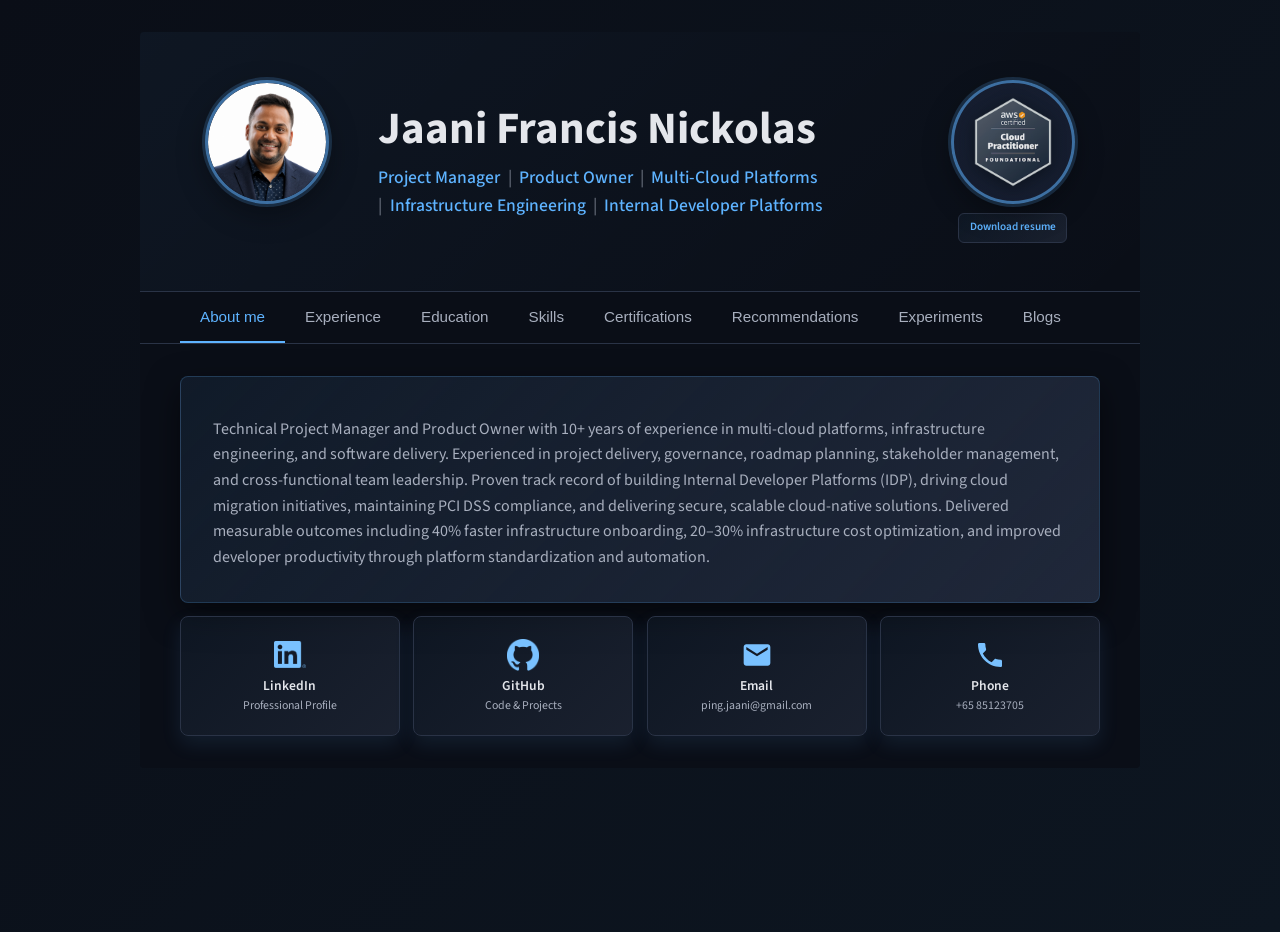
<file: index.html>
<!doctype html>
<html lang="en">
  <head>
    <meta charset="UTF-8" />
    <meta name="viewport" content="width=device-width, initial-scale=1.0" />
    <title>Interactive Resume Template</title>
    <meta name="description" content="Reusable interactive resume template powered by a single JSON file." />
    <link rel="preconnect" href="https://fonts.googleapis.com" />
    <link rel="preconnect" href="https://fonts.gstatic.com" crossorigin />
    <link
      href="https://fonts.googleapis.com/css2?family=Source+Sans+3:wght@400;600;700&family=Libre+Baskerville:wght@700&display=swap"
      rel="stylesheet"
    />
    <link rel="stylesheet" href="assets/css/style.css" />
  </head>
  <body>
    <main class="page" id="app">
      <p class="loading">Loading resume...</p>
    </main>

    <script type="module" src="assets/js/main.js"></script>
  </body>
</html>
</file>
<file: assets/css/style.css>
:root {
  --bg: #0a0e17;
  --bg-secondary: #161d2f;
  --bg-tertiary: #20283a;
  --bg-hover: #252f3d;
  --ink: #e4e6eb;
  --muted: #a8afbe;
  --accent: #5eb3ff;
  --accent-dim: #3a7dd4;
  --accent-strong: #7ecbff;
  --border: #2a3346;
  --shadow-sm: 0 2px 8px rgba(0, 0, 0, 0.4);
  --shadow-md: 0 8px 20px rgba(94, 179, 255, 0.1);
  --shadow-lg: 0 12px 32px rgba(0, 0, 0, 0.5);
  --shadow-hover: 0 16px 40px rgba(94, 179, 255, 0.15);
  --gradient-accent: linear-gradient(135deg, #5eb3ff 0%, #7ecbff 100%);
  --transition: all 0.3s cubic-bezier(0.4, 0, 0.2, 1);
}

* {
  box-sizing: border-box;
}

html, body {
  margin: 0;
  padding: 0;
  min-height: 100vh;
}

body {
  font-family: "Source Sans 3", -apple-system, BlinkMacSystemFont, "Segoe UI", Roboto, sans-serif;
  color: var(--ink);
  background: linear-gradient(135deg, var(--bg) 0%, #0d1621 100%);
  line-height: 1.5;
  scroll-behavior: smooth;
}

body::-webkit-scrollbar {
  width: 10px;
}

body::-webkit-scrollbar-track {
  background: var(--bg);
}

body::-webkit-scrollbar-thumb {
  background: linear-gradient(180deg, var(--accent) 0%, var(--accent-dim) 100%);
  border-radius: 5px;
}

body::-webkit-scrollbar-thumb:hover {
  background: linear-gradient(180deg, var(--accent-strong) 0%, var(--accent) 100%);
}

.page {
  width: min(1000px, 95vw);
  margin: 2rem auto 3rem;
}

.loading {
  margin: 0;
  color: var(--muted);
  text-align: center;
  padding: 2rem;
}

.resume-app {
  background: var(--bg);
  border-radius: 4px;
  box-shadow: var(--shadow);
  overflow: hidden;
}

.hero {
  padding: 3rem 2.5rem;
  border-bottom: 1px solid var(--border);
  background: linear-gradient(135deg, rgba(94, 179, 255, 0.05) 0%, transparent 100%);
}

.hero-top {
  display: grid;
  grid-template-columns: minmax(0, 1fr) minmax(0, 3fr) minmax(0, 1fr);
  align-items: center;
  gap: 1.5rem;
}

.hero-identity {
  display: flex;
  flex-direction: column;
  justify-content: center;
  min-height: 88px;
}

.hero h1 {
  margin: 0;
  font-size: clamp(1.8rem, 5vw, 2.8rem);
  font-weight: 700;
  line-height: 1.2;
  color: var(--ink);
}

.hero-role {
  display: flex;
  flex-wrap: wrap;
  align-items: center;
  gap: 0.1rem 0.45rem;
  margin: 0.5rem 0 0;
  font-size: 1.1rem;
  font-weight: 500;
  color: var(--accent);
}

.hero-role-group {
  display: inline-flex;
  gap: 0.45rem;
  white-space: nowrap;
}

.hero-role-separator {
  color: rgba(168, 175, 190, 0.55);
}

.hero-photo {
  display: block;
  width: 100%;
  height: 100%;
  object-fit: cover;
  border-radius: 50%;
}

.hero-photo-frame,
.hero-badge-carousel {
  position: relative;
  width: min(124px, 100%);
  aspect-ratio: 1;
  overflow: hidden;
  border: 3px solid rgba(94, 179, 255, 0.55);
  border-radius: 50%;
  background: var(--bg-secondary);
  box-shadow: 0 0 0 3px rgba(94, 179, 255, 0.18), 0 10px 28px rgba(0, 0, 0, 0.35);
}

.hero-badge-carousel {
  background: radial-gradient(circle, rgba(94, 179, 255, 0.09), var(--bg-secondary) 72%);
}

.hero-profile-slide {
  position: absolute;
  inset: 0;
  display: grid;
  place-items: center;
  opacity: 0;
  pointer-events: none;
}

.hero-profile-slide.active {
  opacity: 1;
  pointer-events: auto;
}

.hero-carousel-spinner {
  position: relative;
  width: 76%;
  height: 76%;
  transform-style: preserve-3d;
}

.hero-profile-slide.active .hero-carousel-spinner {
  animation: hero-badge-spin 1.5s linear forwards;
}

.hero-carousel-badge {
  position: absolute;
  inset: 0;
  width: 100%;
  height: 100%;
  object-fit: contain;
  opacity: 0.94;
  filter: drop-shadow(0 3px 8px rgba(0, 0, 0, 0.38));
  backface-visibility: hidden;
  -webkit-backface-visibility: hidden;
}

.hero-carousel-badge-back {
  transform: rotateY(180deg);
}

@keyframes hero-badge-spin {
  from { transform: rotateY(0deg); }
  to { transform: rotateY(180deg); }
}

@media (prefers-reduced-motion: reduce) {
  .hero-profile-slide.active .hero-carousel-spinner {
    animation: none;
  }
}

.hero-media {
  display: flex;
  flex-direction: column;
  align-items: center;
  gap: 0.75rem;
  align-self: start;
  width: 100%;
}

.hero-badge-media {
  display: flex;
  flex-direction: column;
  align-items: center;
  justify-content: center;
  gap: 0.55rem;
  width: 100%;
  align-self: start;
  perspective: 700px;
}

.hero-certifications {
  margin-top: 1.25rem;
}

.hero-badge-list {
  display: flex;
  flex-wrap: wrap;
  align-items: center;
  gap: 0.8rem;
}

.hero-badge {
  display: grid;
  width: 81px;
  height: 81px;
  place-items: center;
  perspective: 700px;
}

.certification-badge-placeholder,
.certification-badge-image {
  width: 81px;
  height: 81px;
  border-radius: 50%;
  position: absolute;
  inset: 0;
  backface-visibility: hidden;
  -webkit-backface-visibility: hidden;
}

.certification-badge-spinner {
  position: relative;
  display: block;
  width: 81px;
  height: 81px;
  transform-style: preserve-3d;
}

.hero-badge:hover .certification-badge-spinner,
.cert-badge-visual:hover .certification-badge-spinner {
  animation: badge-rotate 1.2s cubic-bezier(0.4, 0, 0.2, 1);
}

.certification-badge-back {
  transform: rotateY(180deg);
}

.certification-badge-placeholder {
  display: grid;
  place-items: center;
  border: 1px dashed rgba(126, 203, 255, 0.45);
  background: rgba(94, 179, 255, 0.04);
  color: rgba(126, 203, 255, 0.68);
  font-size: 0.7rem;
}

.certification-badge-image {
  object-fit: contain;
}

@keyframes badge-rotate {
  from { transform: rotateY(0deg); }
  to { transform: rotateY(360deg); }
}

@media (prefers-reduced-motion: reduce) {
  .hero-badge:hover .certification-badge-spinner,
  .cert-badge-visual:hover .certification-badge-spinner {
    animation: none;
  }
}

.pdf-download-btn {
  display: flex;
  align-items: center;
  justify-content: center;
  width: 100%;
  min-height: 38px;
  padding: 0.5rem 0.7rem;
  border: 1px solid var(--accent);
  border-radius: 6px;
  background: rgba(94, 179, 255, 0.1);
  color: var(--accent);
  text-decoration: none;
  font-size: 0.78rem;
  font-weight: 600;
  text-align: center;
  transition: var(--transition);
}

.pdf-download-btn:hover {
  background: var(--accent);
  color: var(--bg);
  text-decoration: none;
  box-shadow: 0 4px 12px rgba(94, 179, 255, 0.3);
  transform: translateY(-1px);
}

.hero-badge-media .pdf-download-btn {
  width: auto;
  min-height: 30px;
  padding: 0.35rem 0.65rem;
  border: 1px solid var(--border);
  border-radius: 6px;
  background: linear-gradient(135deg, rgba(94, 179, 255, 0.05) 0%, rgba(42, 51, 70, 0.5) 100%);
  color: var(--accent);
  font-size: 0.7rem;
  font-weight: 600;
}

.hero-badge-media .pdf-download-btn:hover {
  border-color: var(--accent);
  background: linear-gradient(135deg, rgba(94, 179, 255, 0.12) 0%, rgba(42, 51, 70, 0.72) 100%);
  color: var(--accent);
  box-shadow: 0 4px 12px rgba(94, 179, 255, 0.12);
  transform: translateY(-1px);
}

.kicker {
  display: none;
}

.qr-link {
  display: none;
}

.featured-strip {
  display: none;
}

.tab-nav {
  display: flex;
  gap: 0;
  overflow-x: auto;
  overflow-y: hidden;
  border-bottom: 1px solid var(--border);
  background: var(--bg);
  margin: 0;
  padding: 0 2.5rem;
  scrollbar-width: thin;
  scrollbar-color: var(--border) transparent;
}

.tab-nav::-webkit-scrollbar {
  height: 6px;
}

.tab-nav::-webkit-scrollbar-track {
  background: transparent;
}

.tab-nav::-webkit-scrollbar-thumb {
  background: var(--border);
  border-radius: 3px;
}

.tab-nav::-webkit-scrollbar-thumb:hover {
  background: var(--muted);
}

.tab-btn {
  border: none;
  background: transparent;
  color: var(--muted);
  font-size: 0.95rem;
  font-weight: 500;
  padding: 1rem 1.25rem;
  cursor: pointer;
  border-bottom: 3px solid transparent;
  margin-bottom: -1px;
  white-space: nowrap;
  transition: all 0.2s ease;
}

.tab-btn:hover {
  color: var(--ink);
  background: transparent;
}

.tab-btn.active {
  color: var(--accent);
  border-bottom-color: var(--accent);
  background: transparent;
}

.tab-content {
  padding: 2rem 2.5rem;
}

.tab-panel {
  display: none;
}

.tab-panel.active {
  display: block;
  animation: fadeIn 0.15s ease;
}

@keyframes fadeIn {
  from { opacity: 0.8; }
  to { opacity: 1; }
}

.panel-grid {
  display: grid;
  gap: 1.5rem;
}

.panel-grid.one-col {
  grid-template-columns: 1fr;
}

.panel-grid.two-col {
  grid-template-columns: repeat(2, minmax(0, 1fr));
}

.about-contact-grid {
  display: grid;
  margin-top: 0.8rem;
  grid-template-columns: repeat(4, minmax(0, 1fr));
  gap: 0.85rem;
}

.about-contact-grid .contact-card {
  min-height: 120px;
  padding: 0.85rem 0.7rem;
}

.about-contact-grid .contact-icon {
  font-size: 1.3rem;
  margin-bottom: 0.3rem;
}

.about-contact-grid .contact-card h4 {
  margin: 0 0 0.2rem;
  font-size: 0.85rem;
}

.about-contact-grid .contact-card p {
  margin: 0;
  font-size: 0.74rem;
  line-height: 1.2;
}

.card {
  border: 1px solid var(--border);
  border-radius: 8px;
  background: linear-gradient(135deg, var(--bg-secondary) 0%, var(--bg-tertiary) 100%);
  padding: 2rem;
  box-shadow: var(--shadow-md);
  transition: var(--transition);
  position: relative;
  overflow: hidden;
}

.card::before {
  content: "";
  position: absolute;
  top: 0;
  left: 0;
  right: 0;
  height: 1px;
  background: linear-gradient(90deg, transparent, var(--accent), transparent);
  opacity: 0;
  transition: opacity 0.3s ease;
}

.card:hover {
  box-shadow: var(--shadow-hover);
  transform: translateY(-2px);
  border-color: var(--accent);
}

.card:hover::before {
  opacity: 1;
}

.card h3 {
  margin: 0 0 0.5rem;
  font-size: 1.1rem;
  font-weight: 700;
  color: var(--ink);
}

.card h4 {
  margin: 0.75rem 0 0.25rem;
  font-size: 0.95rem;
  font-weight: 600;
  color: var(--ink);
}

.card p {
  margin: 0.5rem 0 0;
  color: var(--muted);
  line-height: 1.6;
}

.card p strong {
  color: var(--ink);
  font-weight: 600;
}

.card a {
  color: var(--accent);
  text-decoration: none;
}

.card a:hover {
  text-decoration: underline;
}

.profile-card {
  background: linear-gradient(135deg, rgba(94, 179, 255, 0.08) 0%, var(--bg-tertiary) 100%);
  border: 1px solid rgba(94, 179, 255, 0.2);
  grid-column: span 1;
  box-shadow: var(--shadow-lg);
}

.profile-card:hover {
  box-shadow: var(--shadow-hover);
}

.about-summary {
  margin: 0;
  font-size: 1rem;
  line-height: 1.75;
}

.profile-head {
  display: grid;
  grid-template-columns: 100px 1fr;
  gap: 1.5rem;
  align-items: start;
}

.profile-info h2 {
  margin: 0 0 0.25rem;
  font-size: 1.5rem;
  color: var(--ink);
}

.profile-info .role {
  margin: 0;
  font-size: 1rem;
  color: var(--accent);
  font-weight: 600;
}

.profile-info .location {
  margin: 0.5rem 0 0;
  font-size: 0.9rem;
  color: var(--muted);
}

.profile-info .summary {
  margin: 1rem 0 0;
  line-height: 1.7;
  color: var(--ink);
}

.contact-quick {
  display: flex;
  flex-direction: column;
  gap: 0.5rem;
  margin-top: 1.5rem;
  padding-top: 1.5rem;
  border-top: 1px solid var(--border);
}

.contact-quick a {
  font-size: 0.85rem;
  color: var(--accent);
  text-decoration: none;
  transition: opacity 0.2s ease;
}

.contact-quick a:hover {
  opacity: 0.7;
}

.profile-photo,
.profile-fallback {
  width: 100px;
  height: 100px;
  border-radius: 4px;
  border: 1px solid var(--border);
  display: flex;
  align-items: center;
  justify-content: center;
  font-weight: 700;
  font-size: 2.2rem;
  background: var(--bg-secondary);
  color: var(--accent);
  flex-shrink: 0;
}

.profile-photo {
  object-fit: cover;
}

.company-name {
  font-size: 1.2rem;
  font-weight: 700;
  margin-bottom: 1.5rem;
  color: var(--ink);
  border-bottom: 2px solid var(--accent);
  padding-bottom: 0.75rem;
}

.timeline {
  position: relative;
  padding-left: 1.5rem;
}

.timeline::before {
  content: "";
  position: absolute;
  left: 0;
  top: 0;
  bottom: 0;
  width: 1px;
  background: var(--border);
}

.timeline-item {
  position: relative;
  margin-bottom: 1.75rem;
  padding-left: 1.75rem;
}

.timeline-item.last {
  margin-bottom: 0;
}

.timeline-marker {
  position: absolute;
  left: -9px;
  top: 5px;
  width: 16px;
  height: 16px;
  background: var(--accent);
  border-radius: 50%;
  border: 3px solid var(--bg);
}

.timeline-content h4 {
  margin-top: 0;
  color: var(--ink);
}

.timeline-meta {
  margin: 0.25rem 0;
  font-size: 0.9rem;
  color: var(--muted);
}

.timeline-date {
  display: inline-block;
  margin-top: 0.5rem;
  font-size: 0.85rem;
  color: var(--muted);
  background: var(--bg-secondary);
  padding: 0.25rem 0.5rem;
  border-radius: 2px;
}

.cert-card {
  display: grid;
  grid-template-columns: auto 1fr;
  gap: 1rem;
  align-items: center;
}

.cert-badge-visual {
  display: grid;
  width: 81px;
  height: 81px;
  place-items: center;
  perspective: 700px;
}

.cert-card p {
  margin: 0;
}

.cert-info {
  display: flex;
  align-items: center;
  gap: 0.75rem;
}

.cert-info > p {
  min-width: 0;
}

.cert-title-link {
  color: inherit;
  text-decoration: none;
}

.cert-title-link:hover,
.cert-title-link:focus-visible {
  color: var(--accent);
  text-decoration: none;
}

.cert-actions {
  display: flex;
  flex-wrap: wrap;
  justify-content: flex-end;
  gap: 0.5rem;
  margin-left: auto;
}

.company-card {
  position: relative;
}

.company-roles {
  display: flex;
  flex-direction: column;
  gap: 0;
}

.role-item {
  border-top: 1px solid var(--border);
}

.role-item:first-child {
  border-top: 0;
}

.role-header {
  width: 100%;
  border: none;
  background: transparent;
  padding: 1.25rem 0;
  cursor: pointer;
  display: flex;
  align-items: center;
  justify-content: space-between;
  gap: 1rem;
  transition: all 0.3s ease;
  border-radius: 6px;
}

.role-header:hover {
  background: linear-gradient(90deg, rgba(94, 179, 255, 0.05) 0%, transparent 100%);
  padding-left: 0.75rem;
  padding-right: 0.75rem;
  border-left: 3px solid var(--accent);
}

.role-header:hover {
  opacity: 0.7;
}

.role-title {
  text-align: left;
  flex: 1;
}

.role-title h4 {
  margin: 0 0 0.25rem;
  color: var(--ink);
  font-size: 0.95rem;
}

.role-meta {
  display: block;
  font-size: 0.85rem;
  color: var(--muted);
  margin: 0;
}

.role-date {
  flex-shrink: 0;
  font-size: 0.8rem;
  color: var(--accent);
  font-weight: 600;
}

.skill-columns {
  display: grid;
  grid-template-columns: repeat(2, minmax(0, 1fr));
  gap: 0 1.5rem;
}

.skill-columns-3 {
  grid-template-columns: repeat(3, minmax(0, 1fr));
}

.skill-list {
  margin-top: 0.75rem;
}

.education-entry {
  width: 100%;
  padding: 1.25rem 0;
  display: flex;
  align-items: center;
  justify-content: space-between;
  gap: 1rem;
}

.expand-icon {
  flex-shrink: 0;
  color: var(--accent);
  font-size: 0.8rem;
  transition: transform 0.2s ease;
}

.role-header.open .expand-icon {
  transform: rotate(180deg);
}

.role-content {
  padding: 0 0 1rem 0;
  overflow: hidden;
  animation: slideDown 0.3s ease forwards;
}

.role-content[hidden] {
  display: none;
}

@keyframes slideDown {
  from {
    opacity: 0;
    max-height: 0;
  }
  to {
    opacity: 1;
    max-height: 500px;
  }
}

.experiment-card {
  position: relative;
}

.experiment-sections {
  display: grid;
  grid-template-columns: repeat(2, minmax(0, 1fr));
  gap: 2rem;
}

.tech-section {
  display: flex;
  flex-direction: column;
  padding: 1.5rem;
  background: linear-gradient(135deg, rgba(94, 179, 255, 0.08) 0%, rgba(94, 179, 255, 0.02) 100%);
  border-radius: 6px;
  border-left: 4px solid var(--accent);
  border: 1px solid rgba(94, 179, 255, 0.15);
  border-left: 4px solid var(--accent);
  transition: var(--transition);
}

.tech-section:hover {
  background: linear-gradient(135deg, rgba(94, 179, 255, 0.12) 0%, rgba(94, 179, 255, 0.05) 100%);
  box-shadow: 0 4px 12px rgba(94, 179, 255, 0.1);
}

.tech-section h4 {
  margin-top: 0;
  margin-bottom: 0.75rem;
  color: var(--accent);
  font-size: 1rem;
}

.tech-stack {
  margin: 0 0 1rem;
  font-size: 0.9rem;
  color: var(--accent);
  font-weight: 500;
}

.links-group {
  display: flex;
  flex-wrap: wrap;
  gap: 0.5rem;
  margin-top: auto;
  padding-top: 1rem;
}

.recommendation-card {
  position: relative;
  border-left: 4px solid var(--accent);
  background: linear-gradient(135deg, rgba(94, 179, 255, 0.05) 0%, var(--bg-tertiary) 100%);
  transition: var(--transition);
}

.recommendation-card:hover {
  background: linear-gradient(135deg, rgba(94, 179, 255, 0.1) 0%, rgba(94, 179, 255, 0.03) 100%);
  border-left-color: var(--accent-strong);
}

.recommendation-widget-card {
  min-height: 320px;
}

.recommendations-widget-shell {
  margin-top: 1rem;
  min-height: 220px;
  border: 1px solid var(--border);
  border-radius: 8px;
  background: rgba(94, 179, 255, 0.03);
  padding: 1rem;
  overflow: hidden;
}

.recommendation-header {
  display: flex;
  justify-content: space-between;
  align-items: start;
  margin-bottom: 1rem;
  gap: 1rem;
}

.recommendation-header h4 {
  margin: 0 0 0.25rem;
  color: var(--ink);
}

.role-title {
  font-size: 0.85rem;
  color: var(--muted);
  margin: 0;
}

.linkedin-link {
  flex-shrink: 0;
  font-size: 1.5rem;
  text-decoration: none;
  opacity: 0.7;
  transition: opacity 0.2s ease;
}

.linkedin-link:hover {
  opacity: 1;
}

.recommendation-card blockquote {
  margin: 1rem 0 0;
  padding: 0;
  border-left: 0;
  font-style: italic;
  color: var(--ink);
  line-height: 1.6;
}

.rec-source {
  margin: 0.75rem 0 0 !important;
  font-size: 0.8rem;
  color: var(--muted);
}

.contact-card {
  text-align: center;
  display: flex;
  flex-direction: column;
  align-items: center;
  justify-content: center;
  min-height: 160px;
  padding: 1.1rem;
  background: linear-gradient(135deg, rgba(94, 179, 255, 0.05) 0%, rgba(42, 51, 70, 0.5) 100%);
  border: 1px solid var(--border);
  cursor: pointer;
  position: relative;
  overflow: hidden;
}

.contact-card,
.contact-card:hover {
  text-decoration: none;
}

.contact-card p,
.contact-card h4 {
  color: var(--ink);
}

.contact-card p {
  color: var(--muted);
}

.contact-card::after {
  content: "";
  position: absolute;
  top: 0;
  left: -100%;
  width: 100%;
  height: 100%;
  background: linear-gradient(90deg, transparent, rgba(94, 179, 255, 0.1), transparent);
  transition: left 0.5s ease;
}

.contact-card:hover::after {
  left: 100%;
}

.contact-icon {
  width: 32px;
  height: 32px;
  object-fit: contain;
  margin-bottom: 0.45rem;
  filter: brightness(0) saturate(100%) invert(67%) sepia(88%) saturate(794%) hue-rotate(179deg) brightness(101%) contrast(101%);
}

.blog-coming-soon {
  min-height: 220px;
  display: flex;
  flex-direction: column;
  justify-content: center;
  background: linear-gradient(135deg, rgba(94, 179, 255, 0.08) 0%, var(--bg-tertiary) 100%);
}

.blog-eyebrow,
.blog-meta {
  margin: 0 0 0.45rem !important;
  color: var(--accent) !important;
  font-size: 0.75rem;
  font-weight: 600;
  letter-spacing: 0.08em;
  text-transform: uppercase;
}

.blog-card .chip-link {
  margin-top: 1rem;
}

.visitor-counter {
  position: absolute;
  right: 0.85rem;
  bottom: 0.65rem;
  margin: 0 !important;
  color: var(--muted) !important;
  font-size: 0.62rem;
  letter-spacing: 0.04em;
  opacity: 0.32;
}

.contact-card h4 {
  margin: 0 0 0.35rem;
  color: var(--ink);
  font-size: 0.92rem;
}

.contact-card p {
  margin: 0 0 0.7rem;
  font-size: 0.82rem;
  line-height: 1.35;
}

.stack-labels {
  margin: 0.25rem 0;
  font-size: 0.85rem;
  color: var(--accent);
  font-weight: 500;
}

.tag-wrap {
  margin-top: 0.75rem;
  display: flex;
  flex-wrap: wrap;
  gap: 0.5rem;
}

.tag {
  display: inline-block;
  border: 1px solid var(--border);
  background: var(--bg-secondary);
  color: var(--muted);
  padding: 0.3rem 0.65rem;
  border-radius: 3px;
  font-size: 0.8rem;
  font-weight: 500;
}

.bullets {
  margin: 0.75rem 0 0;
  padding-left: 1.5rem;
  line-height: 1.6;
  list-style: disc;
}

.bullets li {
  margin-bottom: 0.35rem;
  color: var(--muted);
}

.bullets li strong {
  color: var(--ink);
}

.chip-wrap {
  margin-top: 1rem;
  display: flex;
  flex-wrap: wrap;
  gap: 0.5rem;
}

.chip-link {
  display: inline-block;
  border: 1px solid var(--accent);
  background: rgba(94, 179, 255, 0.1);
  color: var(--accent);
  padding: 0.5rem 1rem;
  border-radius: 6px;
  font-size: 0.8rem;
  text-decoration: none;
  font-weight: 600;
  transition: var(--transition);
}

.chip-link:hover {
  background: var(--accent);
  color: var(--bg);
  text-decoration: none;
  box-shadow: 0 4px 12px rgba(94, 179, 255, 0.3);
  transform: translateY(-1px);
}

.card .chip-link,
.card .chip-link:hover {
  text-decoration: none;
}

.carousel-container {
  position: relative;
  margin: 1rem 0;
}

.carousel {
  position: relative;
  overflow: hidden;
  border-radius: 4px;
}

.carousel-slide {
  display: none;
  animation: slideIn 0.3s ease;
}

.carousel-slide.active {
  display: block;
}

@keyframes slideIn {
  from { opacity: 0; transform: translateY(10px); }
  to { opacity: 1; transform: translateY(0); }
}

.carousel-slide .card {
  margin: 0;
}

.quote-card blockquote {
  margin: 0 0 1rem;
  font-size: 1.1rem;
  line-height: 1.6;
  color: var(--ink);
  font-style: italic;
  border-left: 4px solid var(--accent);
  padding-left: 1rem;
}

.quote-card .muted {
  margin: 0.5rem 0 0;
  font-size: 0.9rem;
  font-style: normal;
}

.source-badge {
  margin: 0.75rem 0 0 !important;
  font-size: 0.8rem;
  color: var(--muted);
  background: var(--bg-secondary);
  padding: 0.25rem 0.5rem;
  border-radius: 2px;
  display: inline-block;
}

.carousel-control {
  position: absolute;
  top: 50%;
  transform: translateY(-50%);
  width: 40px;
  height: 40px;
  border: 1px solid var(--border);
  background: var(--bg);
  color: var(--ink);
  font-size: 1.5rem;
  cursor: pointer;
  border-radius: 4px;
  display: flex;
  align-items: center;
  justify-content: center;
  transition: all 0.2s ease;
  z-index: 10;
}

.carousel-control:hover {
  background: var(--accent);
  color: var(--bg);
  border-color: var(--accent);
}

.carousel-control.prev {
  left: 1rem;
}

.carousel-control.next {
  right: 1rem;
}

.carousel-indicators {
  display: flex;
  gap: 0.5rem;
  justify-content: center;
  margin-top: 1rem;
}

.indicator {
  width: 8px;
  height: 8px;
  border-radius: 50%;
  background: var(--border);
  cursor: pointer;
  transition: all 0.2s ease;
}

.indicator.active {
  background: var(--accent);
  width: 24px;
  border-radius: 4px;
}

.muted {
  color: var(--muted);
}

@media (max-width: 1024px) {
  .panel-grid.two-col:not(.about-contact-grid) {
    grid-template-columns: 1fr;
  }

  .experiment-sections {
    grid-template-columns: 1fr;
  }

  .profile-card {
    grid-column: span 1;
  }
}

@media (max-width: 768px) {
  .page {
    width: 100%;
    margin: 0 0 2rem;
  }

  .resume-app {
    border-radius: 0;
    box-shadow: none;
  }

  .hero,
  .tab-content {
    padding: 1.5rem 1rem;
  }

  .tab-nav {
    padding: 0 1rem;
    overflow-x: auto;
  }

  .tab-btn {
    font-size: 0.85rem;
    padding: 0.85rem 1rem;
  }

  .hero h1 {
    font-size: 1.5rem;
  }

  .hero-top {
    grid-template-columns: minmax(0, 1fr) minmax(0, 3fr) minmax(0, 1fr);
    align-items: start;
    gap: 1rem;
  }

  .hero-photo {
    order: 0;
  }

  .hero-photo-frame,
  .hero-badge-carousel {
    width: min(96px, 100%);
  }

  .hero-badge-list {
    gap: 0.4rem;
  }

  .hero-identity {
    min-height: auto;
  }

  .pdf-download-btn {
    width: 100%;
    min-height: 38px;
    padding: 0.4rem;
    font-size: 0.7rem;
  }

  .profile-head {
    grid-template-columns: 80px 1fr;
    gap: 1rem;
  }

  .profile-photo,
  .profile-fallback {
    width: 80px;
    height: 80px;
    font-size: 1.8rem;
  }

  .profile-info h2 {
    font-size: 1.2rem;
  }

  .profile-info .role {
    font-size: 0.9rem;
  }

  .profile-info .summary {
    font-size: 0.9rem;
  }

  .card {
    padding: 1rem;
  }

  .panel-grid.two-col {
    grid-template-columns: 1fr;
  }

  .panel-grid.one-col {
    display: grid;
    grid-template-columns: 1fr;
    gap: 1rem;
  }

  .tech-section {
    padding: 1rem;
  }

  .role-header {
    padding: 0.75rem 0;
    font-size: 0.9rem;
  }

  .role-title h4 {
    font-size: 0.9rem;
  }

  .carousel-control {
    width: 36px;
    height: 36px;
    font-size: 1.2rem;
  }

  .carousel-control.prev {
    left: 0.5rem;
  }

  .carousel-control.next {
    right: 0.5rem;
  }

  .contact-card {
    min-height: 130px;
  }

  .contact-icon {
    font-size: 1.5rem;
    margin-bottom: 0.5rem;
  }

  .contact-card h4 {
    font-size: 0.9rem;
  }

  .skill-columns,
  .skill-columns-3 {
    grid-template-columns: 1fr;
  }


@media (max-width: 640px) {
  .hero-top {
    grid-template-columns: repeat(2, minmax(0, 1fr));
    grid-template-areas:
      "photo badges"
      "identity identity";
    gap: 1.25rem 1rem;
  }

  .hero-media {
    grid-area: photo;
  }

  .hero-identity {
    grid-area: identity;
    text-align: center;
  }

  .hero-badge-media {
    grid-area: badges;
  }

  .hero-photo-frame,
  .hero-badge-carousel {
    width: min(112px, 72vw);
  }

  .hero-role {
    justify-content: center;
  }

  .hero-badge-media .pdf-download-btn {
    width: auto;
    min-height: 30px;
    padding: 0.35rem 0.65rem;
  }

  .about-contact-grid {
    grid-template-columns: repeat(2, minmax(0, 1fr));
  }

  .contact-card p {
    overflow-wrap: anywhere;
  }

  .role-header,
  .education-entry {
    align-items: flex-start;
    flex-wrap: wrap;
  }

  .cert-info {
    align-items: flex-start;
    flex-direction: column;
  }

  .cert-actions {
    width: 100%;
    justify-content: flex-end;
    margin-left: 0;
  }

  .cert-actions .chip-link {
    padding: 0.45rem 0.7rem;
  }
}
  .contact-link {
    font-size: 0.8rem;
    padding: 0.5rem 1rem;
  }

  .experiment-sections {
    gap: 1.5rem;
  }
}
</file>
